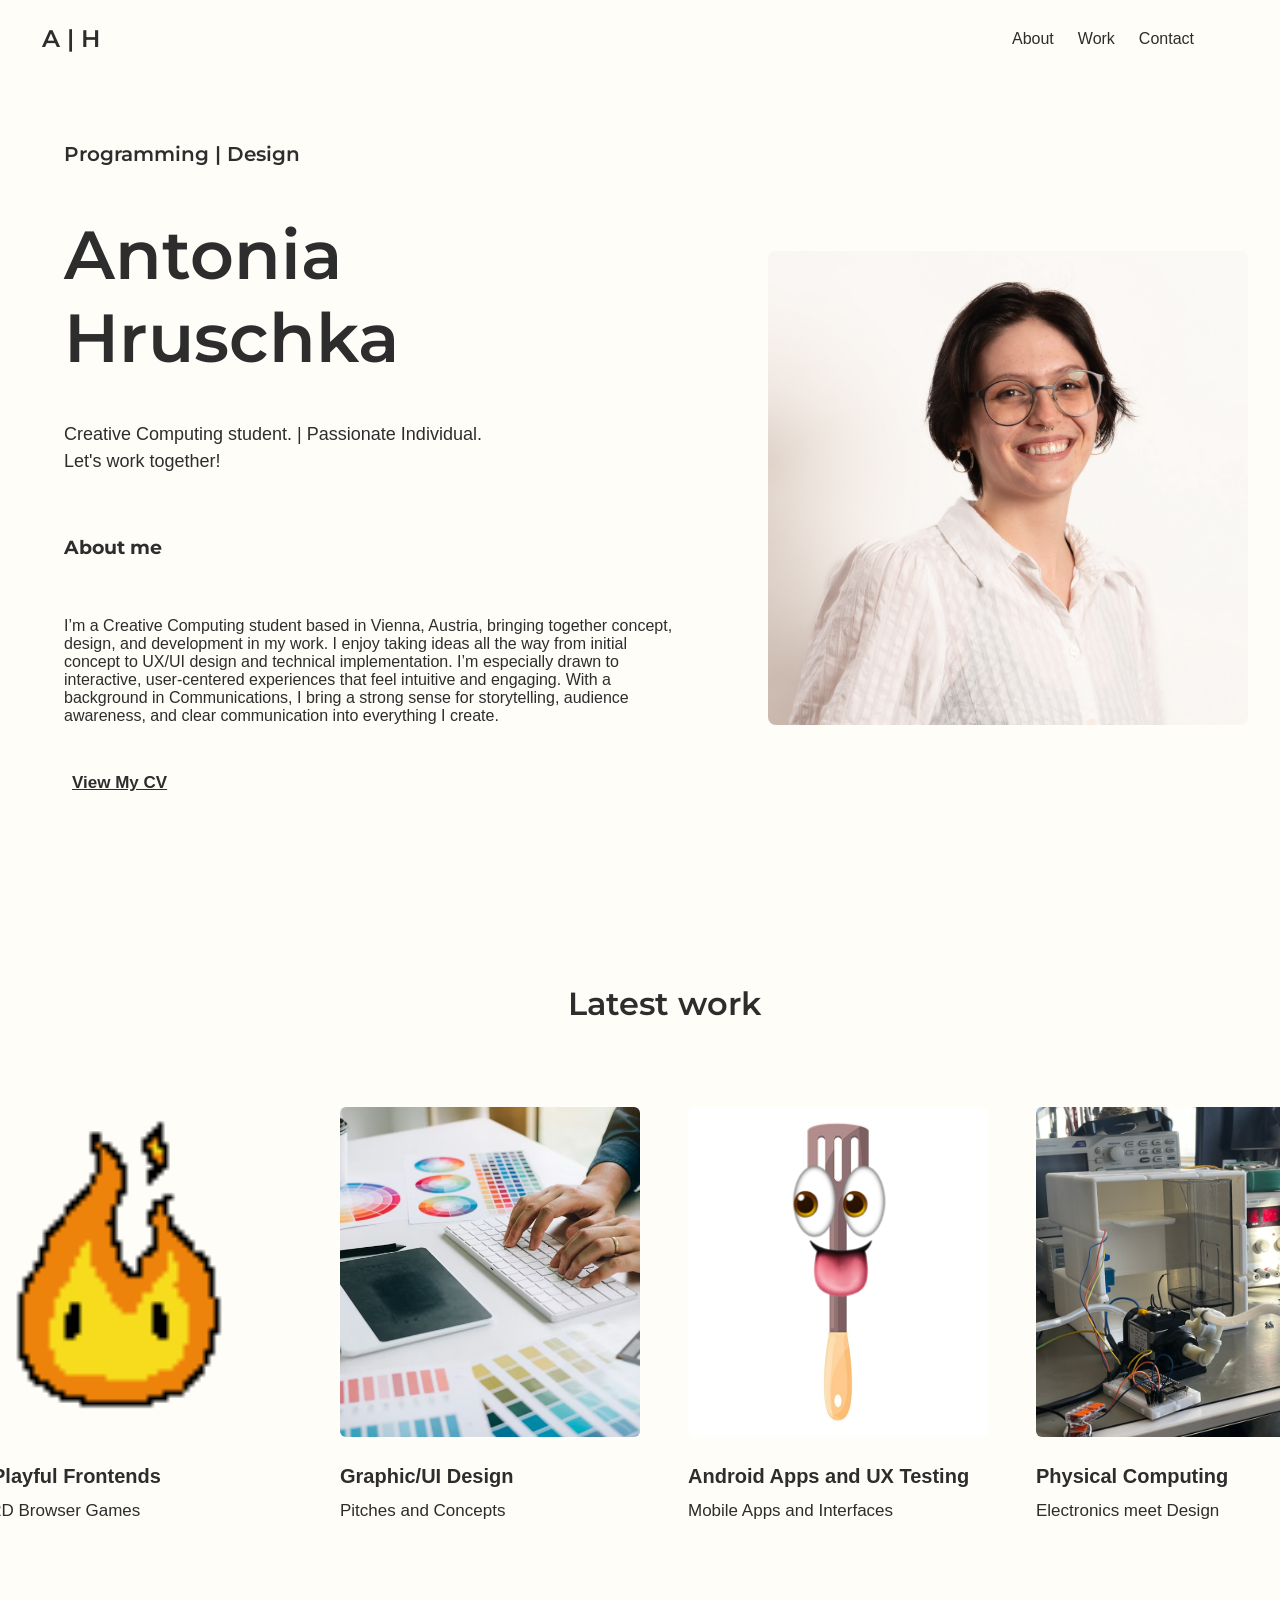
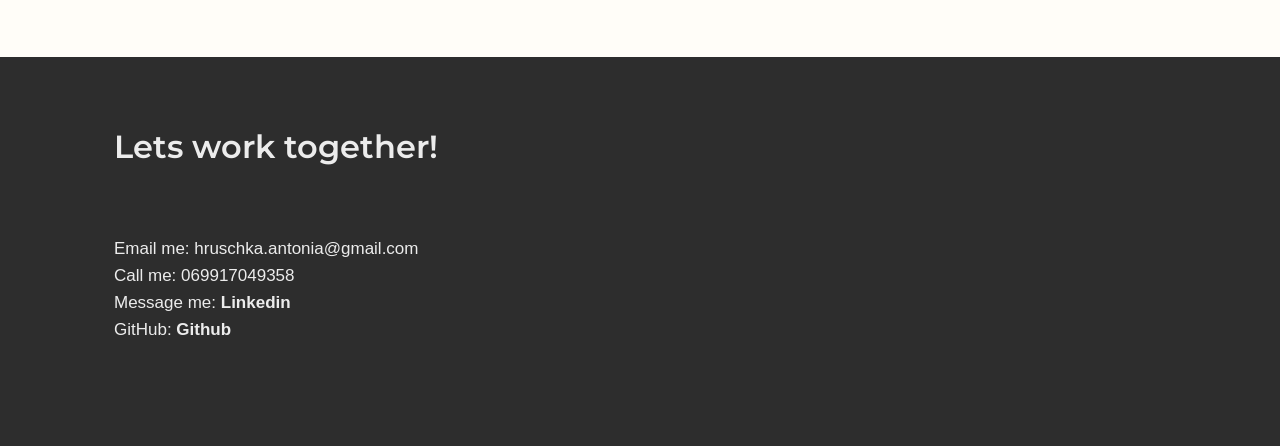
<file: index.html>
<!DOCTYPE html>
<html lang="en">
<head>
    <meta charset="UTF-8">
    <meta name="viewport" content="width=device-width, initial-scale=1.0">
    <title>Portfolio</title>
    <link rel="icon" type="image/x-icon" href="/images/favicon.ico">
    <link rel="stylesheet" href="stylesheets/style.css">
</head>

<body>
    <div class="navSection">
        <div style="width: 90vw; height: 100%; padding-left: 42px; padding-right: 42px; padding-top: 24px; padding-bottom: 24px; background-color: #FFFDF8; justify-content: space-between; align-items: center; display: inline-flex; flex-wrap: wrap; align-content: center">
            <div class="logo">
              <a href="../index.html"> A | H </a>
            </div>
            <div class="navContainer" style="justify-content: flex-end; align-items: flex-end; gap: 24px; display: flex">
              <a href="#about" class="navItems">About</a>
              <a href="#work" class="navItems">Work</a>
              <a href="#contact" class="navItems">Contact</a>
            </div>
        </div>
    </div>

    <div class="headerSection">
        <div class="header-container">
      
          <div class="header-text">
      
            <div class="header-text-content">
              <p class="header-tagline">Programming | Design</p>
              <h1 class="header-name">Antonia Hruschka</h1>
                <p class="header-description">

                Creative Computing student. | Passionate Individual. <br>
                Let's work together!
                
                <h3 id="about"">About me</h3>
                <p>
                  I’m a Creative Computing student based in Vienna, Austria, bringing together concept, design, and development in my work. 
                  I enjoy taking ideas all the way from initial concept to UX/UI design and technical implementation. 
                  I’m especially drawn to interactive, user-centered experiences that feel intuitive and engaging. With a background in Communications, I bring a strong sense for storytelling, 
                  audience awareness, and clear communication into everything I create.
                </p>
                
                <div class="header-buttons">
                  <a href="assets/Lebenslauf_Hruschka.pdf" 
                    target="_blank" 
                    class="cv-link">
                    View My CV
                  </a>
                </div>

                </p>
            </div>
          </div>
      
          <img class="header-image" src="images/toni_groß.jpg" alt="Antonia Hruschka">
      
        </div>
      </div>

    <!--<div class="container">
      <div class="about-me" id="about">
          <h2>About</h2>
          <p>I’m a Creative Computing student based in Vienna, Austria, bringing together concept, design, and development in my work. 
          I enjoy taking ideas all the way from initial concept to UX/UI design and technical implementation. 
          I’m especially drawn to interactive, user-centered experiences that feel intuitive and engaging. With a background in Communications, I bring a strong sense for storytelling, audience awareness, and clear communication into everything I create.</p>
      </div>
    </div>-->

    <div class="work" id="work">

        <div class="latestWork">
            <div class="latestWorkTitle">Latest work</div>
            <div class="workContainer" >

              <a href="./pages/work1.html" class="workLink">
                <div class="workClickable" data-version="1">
                    <img class="workImage"  style="align-self: stretch; height: 330px" src="./images/Enemy2.png"/>
                    <div class="workClickableTextContainer">
                        <div class="workClickableText">Playful Frontends</div>
                        <div class="workClickableBottomText">2D Browser Games</div>
                    </div>
                </div>
              </a>

            <a href="./pages/work2.html" class="workLink">
              <div class="workClickable" data-version="1" >
                  <img class="workImage" style="align-self: stretch; height: 330px" src="./images/graphicworkimg.avif" />
                  <div class="workClickableTextContainer">
                      <div class="workClickableText">Graphic/UI Design</div>
                      <div class="workClickableBottomText">Pitches and Concepts</div>
                  </div>
              </div>
            </a>

            <a href="./pages/work3.html" class="workLink">
              <div class="workClickable" data-version="1">
                  <img class="workImage" style="align-self: stretch; height: 330px" src="images/Flippy.png" />
                  <div class="workClickableTextContainer">
                      <div class="workClickableText">Android Apps and UX Testing</div>
                      <div class="workClickableBottomText">Mobile Apps and Interfaces</div>
                      <!--<a class="workClickableBottomText" href="https://tonihru.github.io/CCL3_WS2025/">Full Documentation for the 2026 CCL here</a>-->
                  </div>
              </div>
            </a>
            
            <!-- pages in progress -->
            <a href="./pages/work4.html" class="workLink">
                <div class="workClickable" data-version="1">
                    <img class="workImage" style="align-self: stretch; height: 330px" src="images/tui7.JPG" />
                    <div class="workClickableTextContainer">
                        <div class="workClickableText">Physical Computing</div>
                        <div class="workClickableBottomText">Electronics meet Design</div>
                    </div>
                </div>
            </a>
            
            </div>
        </div>
    </div>

    <div class="contact" id="contact">
      <div class="container">
        <div class="contact-container">
          <h2 class="contact-title">Lets work together!</h2>
      
          <div class="contact-content">
            <div class="contact-info">
              <div class="contact-text">
                <p>
                  Email me: hruschka.antonia@gmail.com <br>
                  Call me: 069917049358 <br>
                  Message me: <a href="https://www.linkedin.com/in/antonia-hruschka/">Linkedin</a> <br>
                  GitHub: <a href="https://github.com/tonihru">Github</a> <br>
                </p>
              </div>
      
              <!--<div class="social-icons">
                <div class="icon"></div>
                <div class="icon"></div>
              </div>-->
            </div>
          </div>
        </div>
      </div>
      </div>

      <script>
        function toggleCard(card) {
        card.classList.toggle("open");
        }
      </script>
</body> 
</html>
</file>
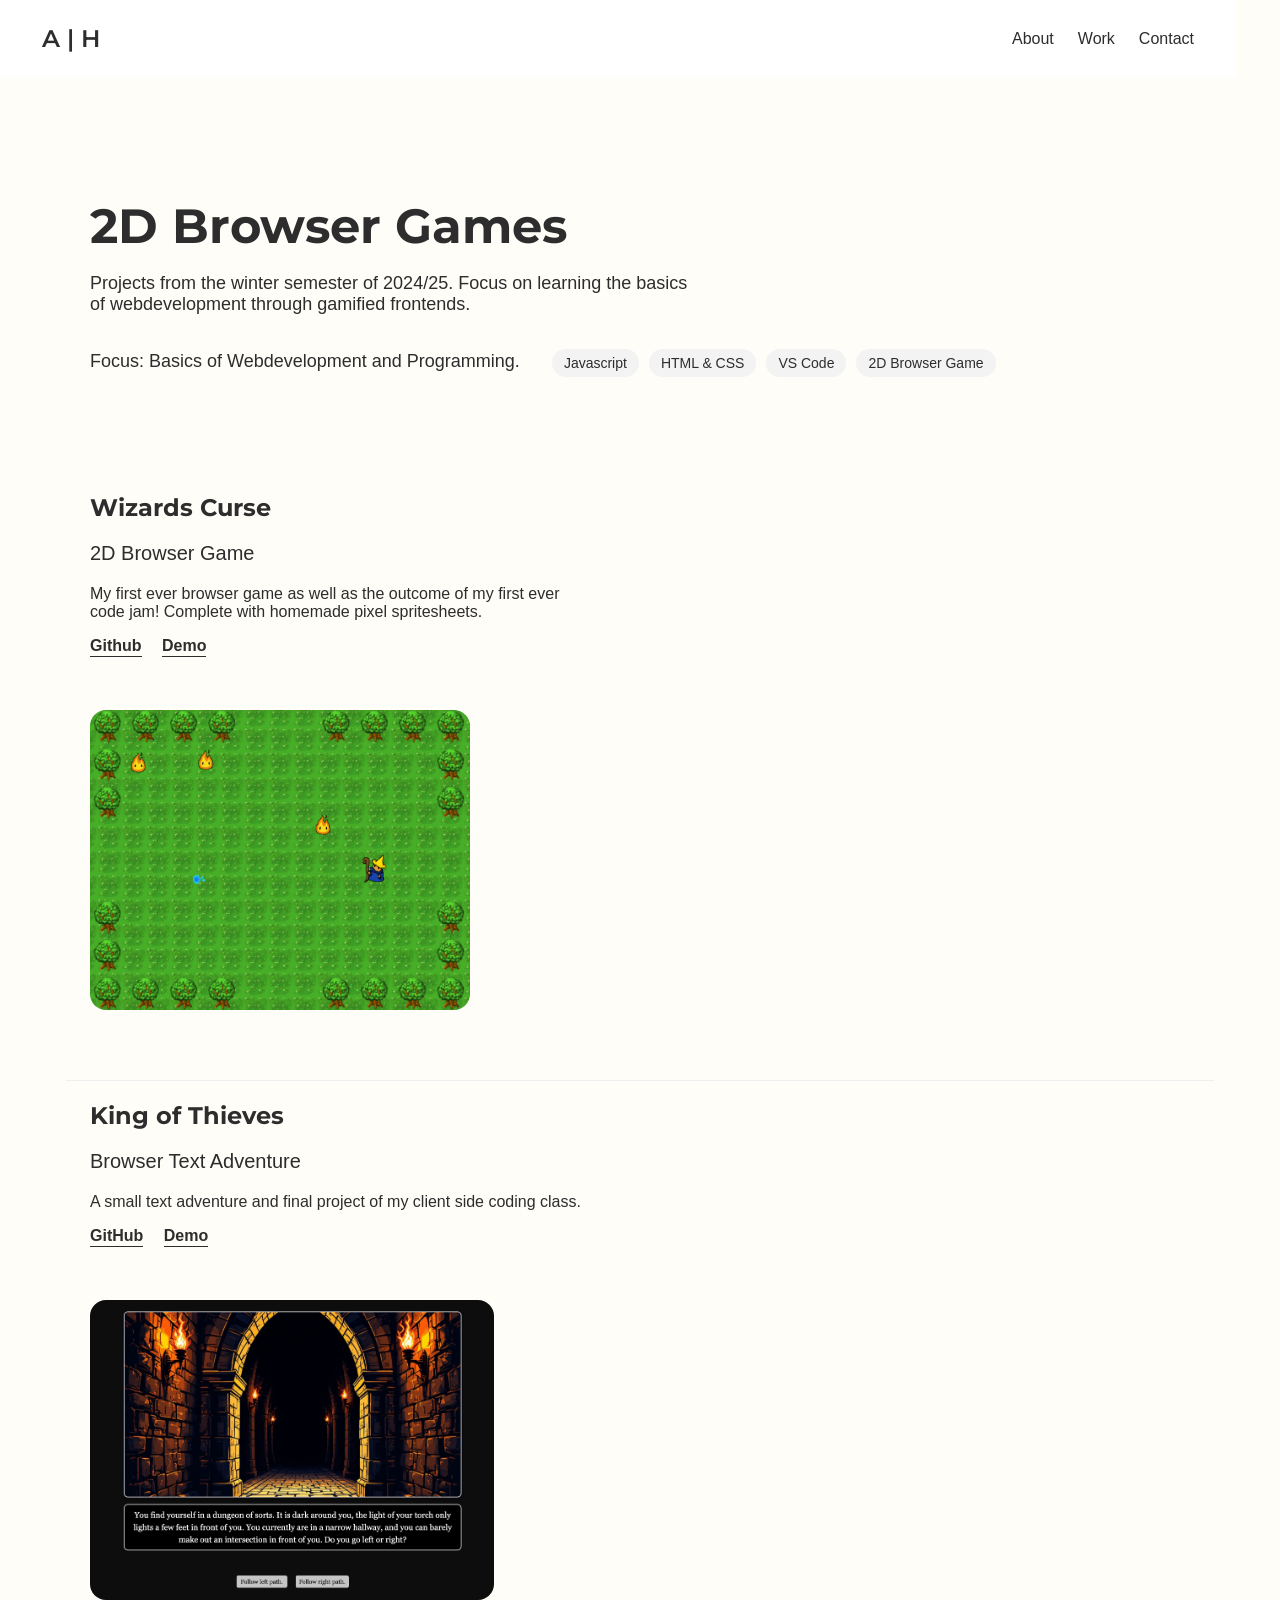
<file: pages/work1.html>
<!DOCTYPE html>
<html lang="en">
<head>
    <meta charset="UTF-8">
    <meta name="viewport" content="width=device-width, initial-scale=1.0">
    <title>Portfolio</title>
    <link rel="icon" type="image/x-icon" href="/images/favicon.ico">
    <link rel="stylesheet" href="../stylesheets/style.css">
</head>
<body>
    <div class="navSection">
        <div style="width: 90%; height: 100%; padding-left: 42px; padding-right: 42px; padding-top: 24px; padding-bottom: 24px; background: white; justify-content: space-between; align-items: center; display: inline-flex; flex-wrap: wrap; align-content: center">
            <div class="logo">
              <a href="../index.html"> A | H </a>
            </div>
            <div class="navContainer" style="justify-content: flex-end; align-items: flex-start; gap: 24px; display: flex">
                <a href="../index.html#about" class="navItems">About</a>
                <a href="../index.html#work" class="navItems">Work</a>
                <a href="../index.html#contact" class="navItems">Contact</a>
            </div>
        </div>
    </div>

    <section class="semester-hero container">
        <h1>2D Browser Games</h1>
        <p>
            Projects from the winter semester of 2024/25. Focus on learning the basics of webdevelopment through gamified frontends. 
        </p>

        <div class="semester-meta">
            <p>Focus: Basics of Webdevelopment and Programming. </p> <br/>
                <div class="project-tags">
                    <span>Javascript</span>
                    <span>HTML & CSS</span>
                    <span>VS Code</span>
                    <span>2D Browser Game</span>
                </div>
        </div>
    </section>

    <section class="project-block container">

        <div class="project-text">
            <h2>Wizards Curse</h2>
            <p class="project-subtitle">2D Browser Game</p>

            <p>
                My first ever browser game as well as the outcome of my first ever code jam! Complete with homemade pixel spritesheets.
            </p>

            <!--<div class="project-tags">
                <span>Javascript</span>
                <span>VS Code</span>
                <span>2D Browser Game</span>
            </div>-->

            <div class="project-links">
                <a href="https://github.com/tonihru/WizardsCurse">Github</a>
                <a href="https://tonihru.github.io/WizardsCurse/">Demo</a>
            </div>
        </div>

        <div class="project-image">
            <img src="../images/Wizard.png">
        </div>

    </section>

    <section class="project-block container">

    <div class="project-text">
        <h2>King of Thieves</h2>
        <p class="project-subtitle">Browser Text Adventure</p>

        <p>
            A small text adventure and final project of my client side coding class. 
        </p>

        <!--<div class="project-tags">
            <span>Javascript</span>
            <span>VS Code</span>
        </div>-->

        <div class="project-links">
        <a href="https://github.com/tonihru/CSC_Final">GitHub</a>
        <a href="https://tonihru.github.io/CSC_Final/">Demo</a>
        </div>
    </div>

    <div class="project-image">
        <img src="../images/ThievesIMG.png">
    </div>

</section>

</body>
</html>
</file>
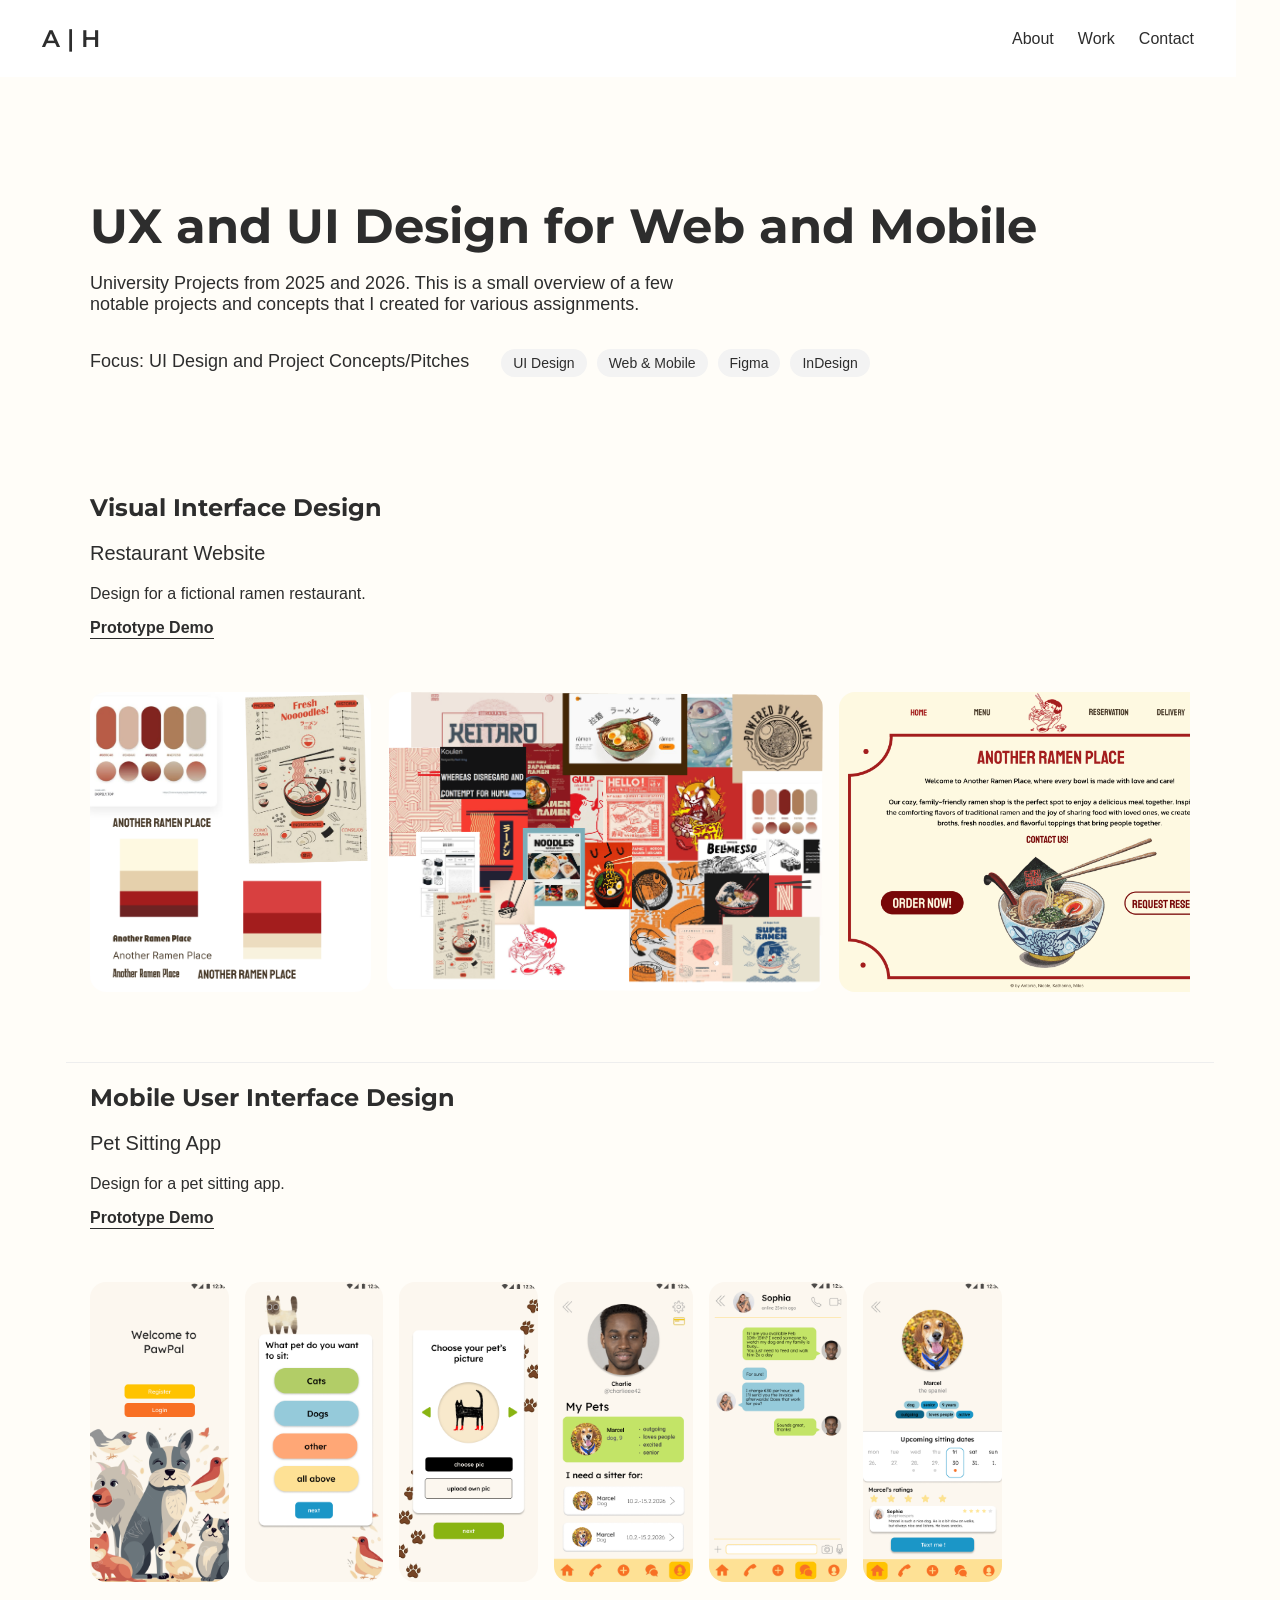
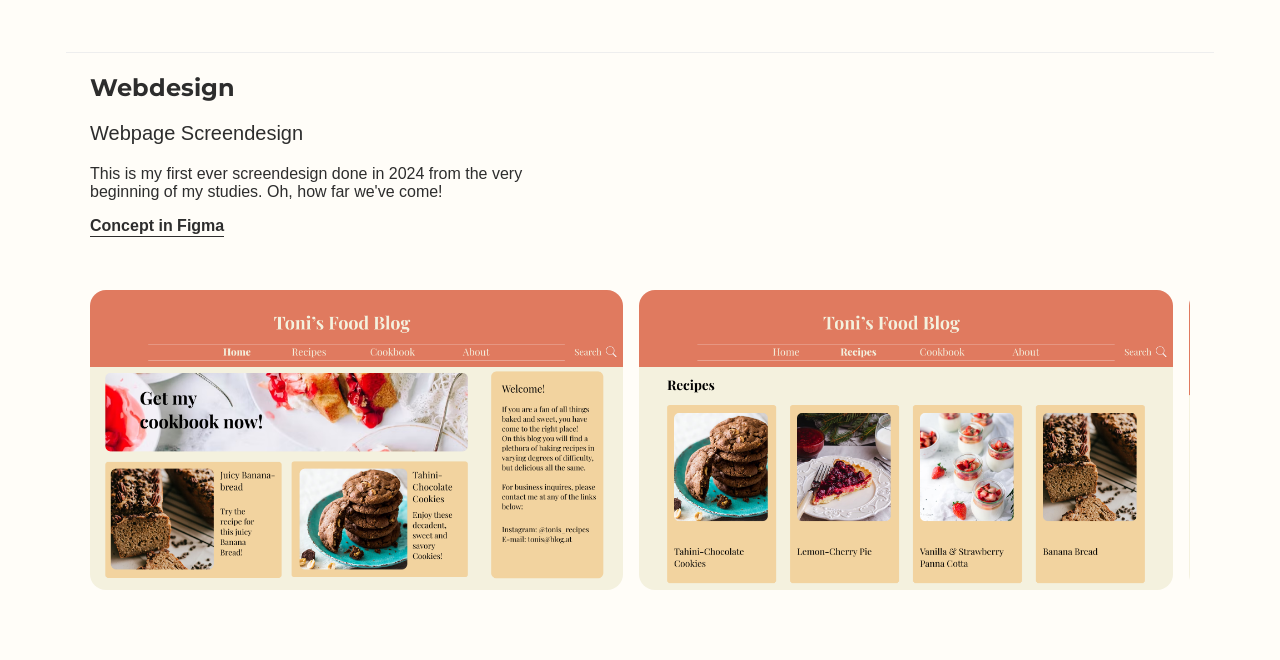
<file: pages/work2.html>
<!DOCTYPE html>
<html lang="en">
<head>
    <meta charset="UTF-8">
    <meta name="viewport" content="width=device-width, initial-scale=1.0">
    <title>Portfolio</title>
    <link rel="icon" type="image/x-icon" href="/images/favicon.ico">
    <link rel="stylesheet" href="../stylesheets/style.css">
</head>
<body>
    <div class="navSection">
        <div style="width: 90%; height: 100%; padding-left: 42px; padding-right: 42px; padding-top: 24px; padding-bottom: 24px; background: white; justify-content: space-between; align-items: center; display: inline-flex; flex-wrap: wrap; align-content: center">
            <div class="logo">
              <a href="../index.html"> A | H </a>
            </div>
            <div class="navContainer" style="justify-content: flex-end; align-items: flex-start; gap: 24px; display: flex">
                <a href="../index.html#about" class="navItems">About</a>
                <a href="../index.html#work" class="navItems">Work</a>
                <a href="../index.html#contact" class="navItems">Contact</a>
            </div>
        </div>
    </div>

    <section class="semester-hero container">
        <h1>UX and UI Design for Web and Mobile</h1>
        <p>University Projects from 2025 and 2026. This is a small overview of a few notable projects and concepts that I created for various assignments.</p>

        <div class="semester-meta">
            <p>Focus: UI Design and Project Concepts/Pitches</p> <br/>

                <div class="project-tags">
                    <span>UI Design</span>
                    <span>Web & Mobile</span>
                    <span>Figma</span>
                    <span>InDesign</span>
                </div>
        </div>
    </section>

    <section class="project-block container">

        <div class="project-text">
            <h2>Visual Interface Design</h2>
            <p class="project-subtitle">Restaurant Website</p>

            <p>
                Design for a fictional ramen restaurant. 
            </p>

            <div class="project-links">
                <a href="https://www.figma.com/proto/XvBnUJK2wbsi4CB5zttFcc/VID-Project?page-id=0%3A1&node-id=1-2&p=f&viewport=147%2C341%2C0.13&t=GWKvRmHDOGAfglys-1&scaling=min-zoom&content-scaling=fixed&starting-point-node-id=1%3A2">Prototype Demo</a>
            </div>
        </div>

        <div class="project-image">
            <img src="../images/ramentheme.png">
            <img src="../images/ramenmood.png">
            <img src="../images/ramenhomepage.png">
            <img src="../images/ramenmenu.png">
            <img src="../images/ramenreservation.png">
        </div>

    </section>

    <section class="project-block container">

        <div class="project-text">
            <h2>Mobile User Interface Design</h2>
            <p class="project-subtitle">Pet Sitting App</p>

            <p>
                Design for a pet sitting app. 
            </p>

            <div class="project-links">
                <a href="https://www.figma.com/proto/VEd8hSCzyulURd3rQ9D9QQ/MUID-%E2%80%93-App-Design-Project-%E2%80%93-Figma-Template?node-id=201-3265&t=IXPyk6wMDxmq0aVa-1">Prototype Demo</a>
            </div>
        </div>

        <div class="project-image">
                <img src="../images/pawpalstart.png">
                <img src="../images/pawpalsitterq.png">
                <img src="../images/pawpalpetpic.png">
                <img src="../images/pawpalowner.png">
                <img src="../images/pawpalsitter.png">
                <img src="../images/pawpaldogprofile.png">
        </div>
    </section>


    <section class="project-block container">

    <div class="project-text">
        <h2>Webdesign</h2>
        <p class="project-subtitle">Webpage Screendesign</p>

        <p>
            This is my first ever screendesign done in 2024 from the very beginning of my studies. Oh, how far we've come!
        </p>

        <div class="project-links">
            <a href="https://www.figma.com/design/sirh8ls8q8B2CX3kGS2NGM/IWT_Semester_Project_ScreenDesign_Hruschka?node-id=5-42&t=nVCRWuHaSQFnIqG4-1">Concept in Figma</a>
        </div>
    </div>

    <div class="project-image">
            <img src="../images/iwthome.png">
            <img src="../images/iwtrecipes.png">
            <img src="../images/iwtmobile1.png">
            <img src="../images/iwtmobile2.png">
    </div>
</section>

</body>
</html>
</file>
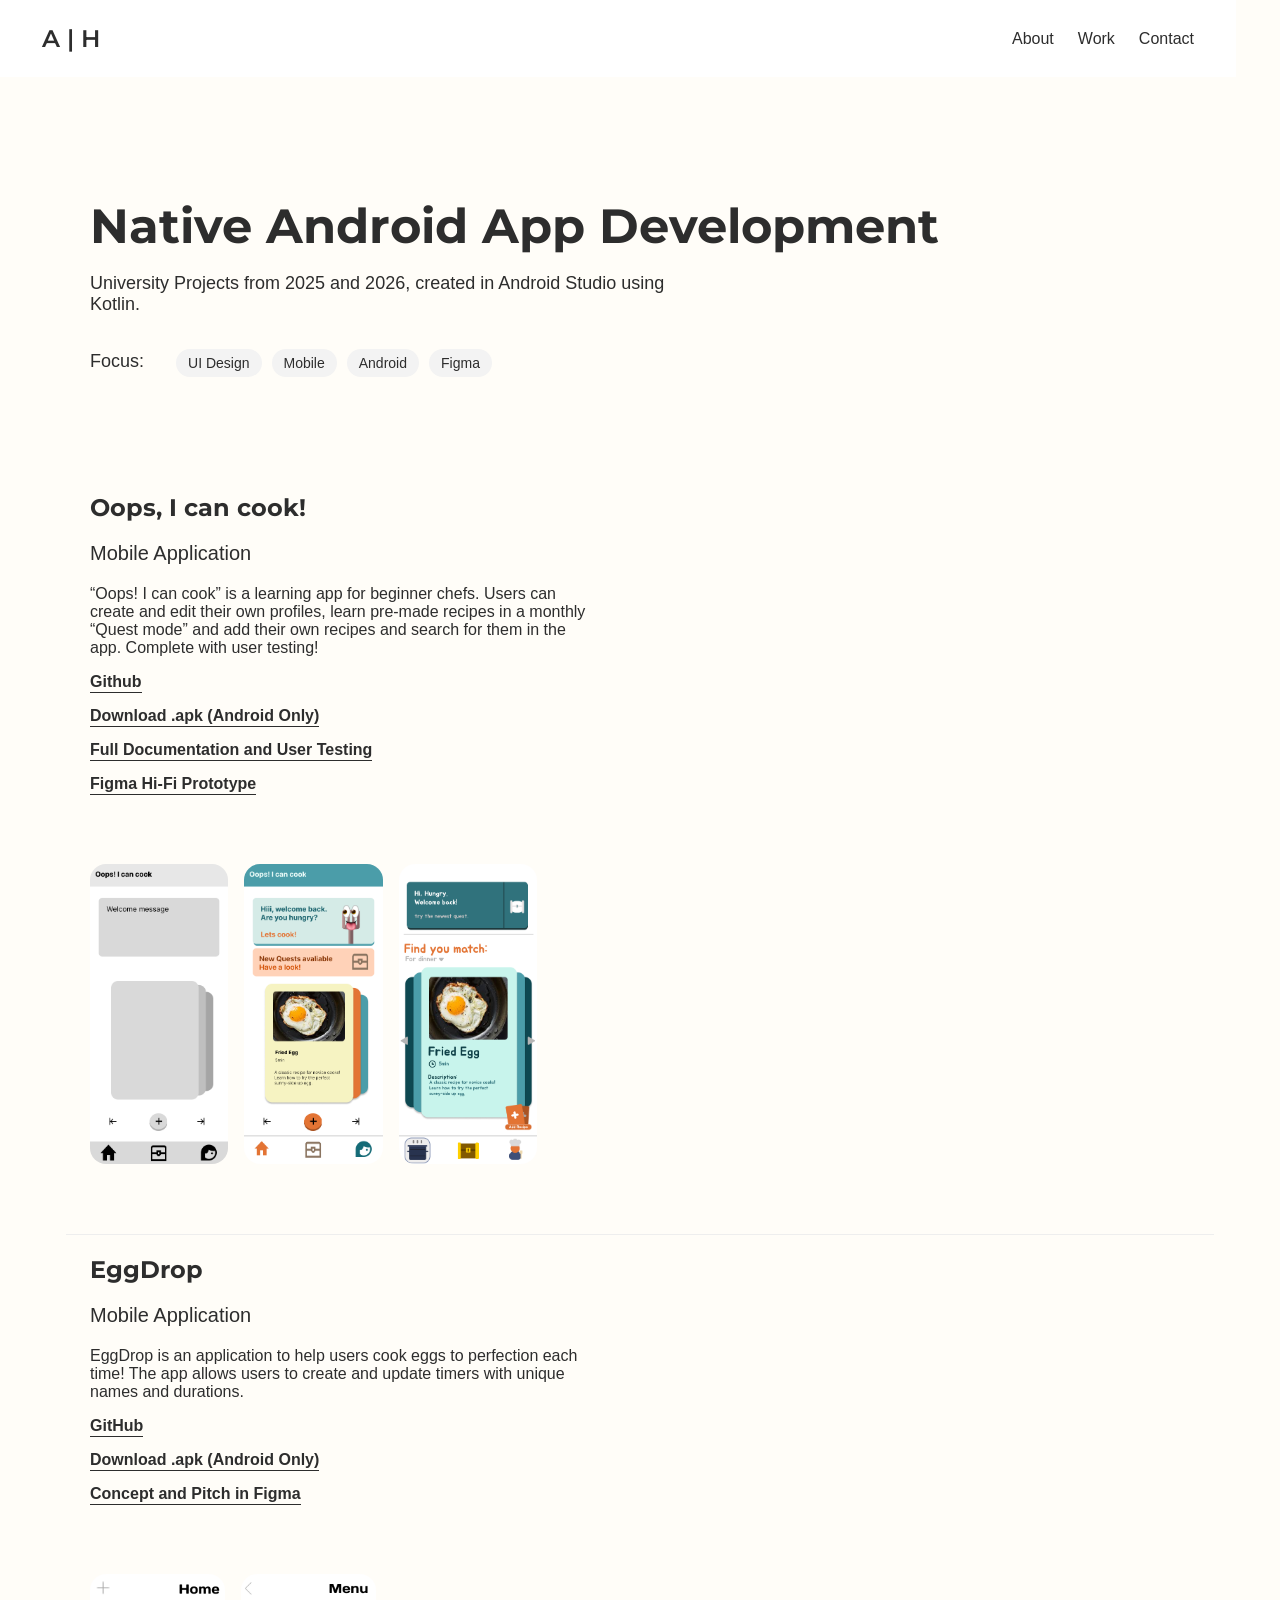
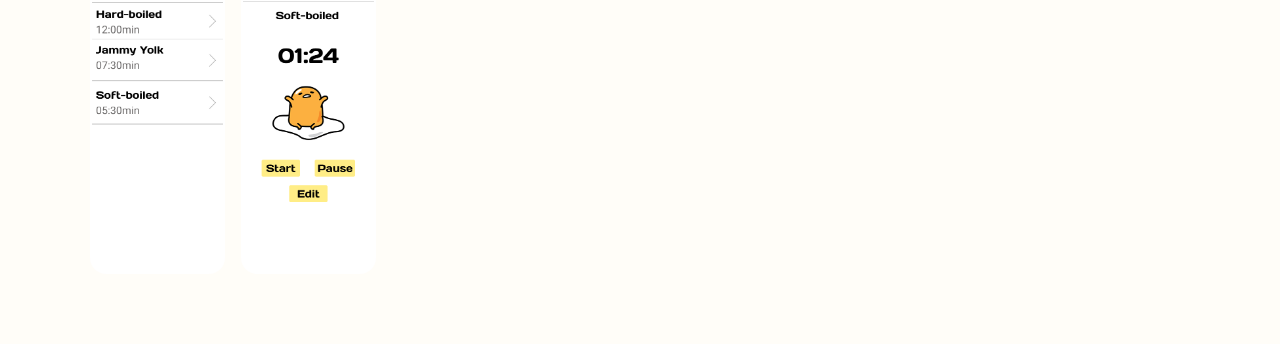
<file: pages/work3.html>
<!DOCTYPE html>
<html lang="en">
<head>
    <meta charset="UTF-8">
    <meta name="viewport" content="width=device-width, initial-scale=1.0">
    <title>Portfolio</title>
    <link rel="icon" type="image/x-icon" href="/images/favicon.ico">
    <link rel="stylesheet" href="../stylesheets/style.css">
</head>

<body>
    <div class="navSection">
        <div style="width: 90%; height: 100%; padding-left: 42px; padding-right: 42px; padding-top: 24px; padding-bottom: 24px; background: white; justify-content: space-between; align-items: center; display: inline-flex; flex-wrap: wrap; align-content: center">
            <div class="logo">
              <a href="../index.html"> A | H </a>
            </div>
            <div class="navContainer" style="justify-content: flex-end; align-items: flex-start; gap: 24px; display: flex">
                <a href="../index.html#about" class="navItems">About</a>
                <a href="../index.html#work" class="navItems">Work</a>
                <a href="../index.html#contact" class="navItems">Contact</a>
            </div>
        </div>
    </div>

    <section class="semester-hero container">
        <h1>Native Android App Development</h1>
        <p>University Projects from 2025 and 2026, created in Android Studio using Kotlin.</p>

        <div class="semester-meta">
            <p>Focus: </p> <br/>

                <div class="project-tags">
                    <span>UI Design</span>
                    <span>Mobile</span>
                    <span>Android</span>
                    <span>Figma</span>
                </div>
        </div>
    </section>

    <section class="project-block container">

        <div class="project-text">
            <h2>Oops, I can cook!</h2>
            <p class="project-subtitle">Mobile Application</p>

            <p>
                “Oops! I can cook” is a learning app for beginner chefs. Users can create and edit their own profiles,  learn pre-made recipes in a monthly “Quest mode” and add their own recipes and search for them in the app.
                Complete with user testing!
            </p>


            <div class="project-links">
                <p><a href="https://github.com/tonihru/CCL3_WS2025">Github</a></p>
                <p><a href="https://github.com/tonihru/CCL3_WS2025/releases/tag/CCL3">Download .apk (Android Only)</a></p>
                <p><a href="https://tonihru.github.io/CCL3_WS2025/">Full Documentation and User Testing</a></p>
                <p><a href="https://www.figma.com/proto/f5kmf9qPA9E0VyJapWmWkS/CCL3?node-id=10-197&t=x7hquFI1yZsBoS5X-1">Figma Hi-Fi Prototype</a></p>
            </div>
        </div>

        <div class="project-image">
            <img src="../images/ccl3home.png">
            <img src="../images/ccl3hifihome.png">
            <img src="../images/ccl3final.png">
        </div>

    </section>

    <section class="project-block container">

        <div class="project-text">
            <h2>EggDrop</h2>
            <p class="project-subtitle">Mobile Application</p>

            <p>
                EggDrop is an application to help users cook eggs to perfection each time!
                The app allows users to create and update timers with unique names and durations.  
            </p>


            <div class="project-links">
                <p><a href="https://github.com/tonihru/EggDrop">GitHub</a></p>
                <p><a href="https://drive.google.com/file/d/1OnLBjC6cd-22SfW1WJtAyAIybjdf5fHP/view?usp=drive_link">Download .apk (Android Only)</a></p>
                <p><a href="https://www.figma.com/design/bhZa1gOd9Ev2eOn47ZOFIO/Egg-timer-Project?node-id=0-1&t=qpheJgUX1Hj3W01O-1">Concept and Pitch in Figma</a></p>
            </div>
        </div>

        <div class="project-image">
            <img src="../images/eggdropconcept.png">
            <img src="../images/eggdropconcept2.png">
        </div>

    </section>


</body>
</html>
</file>
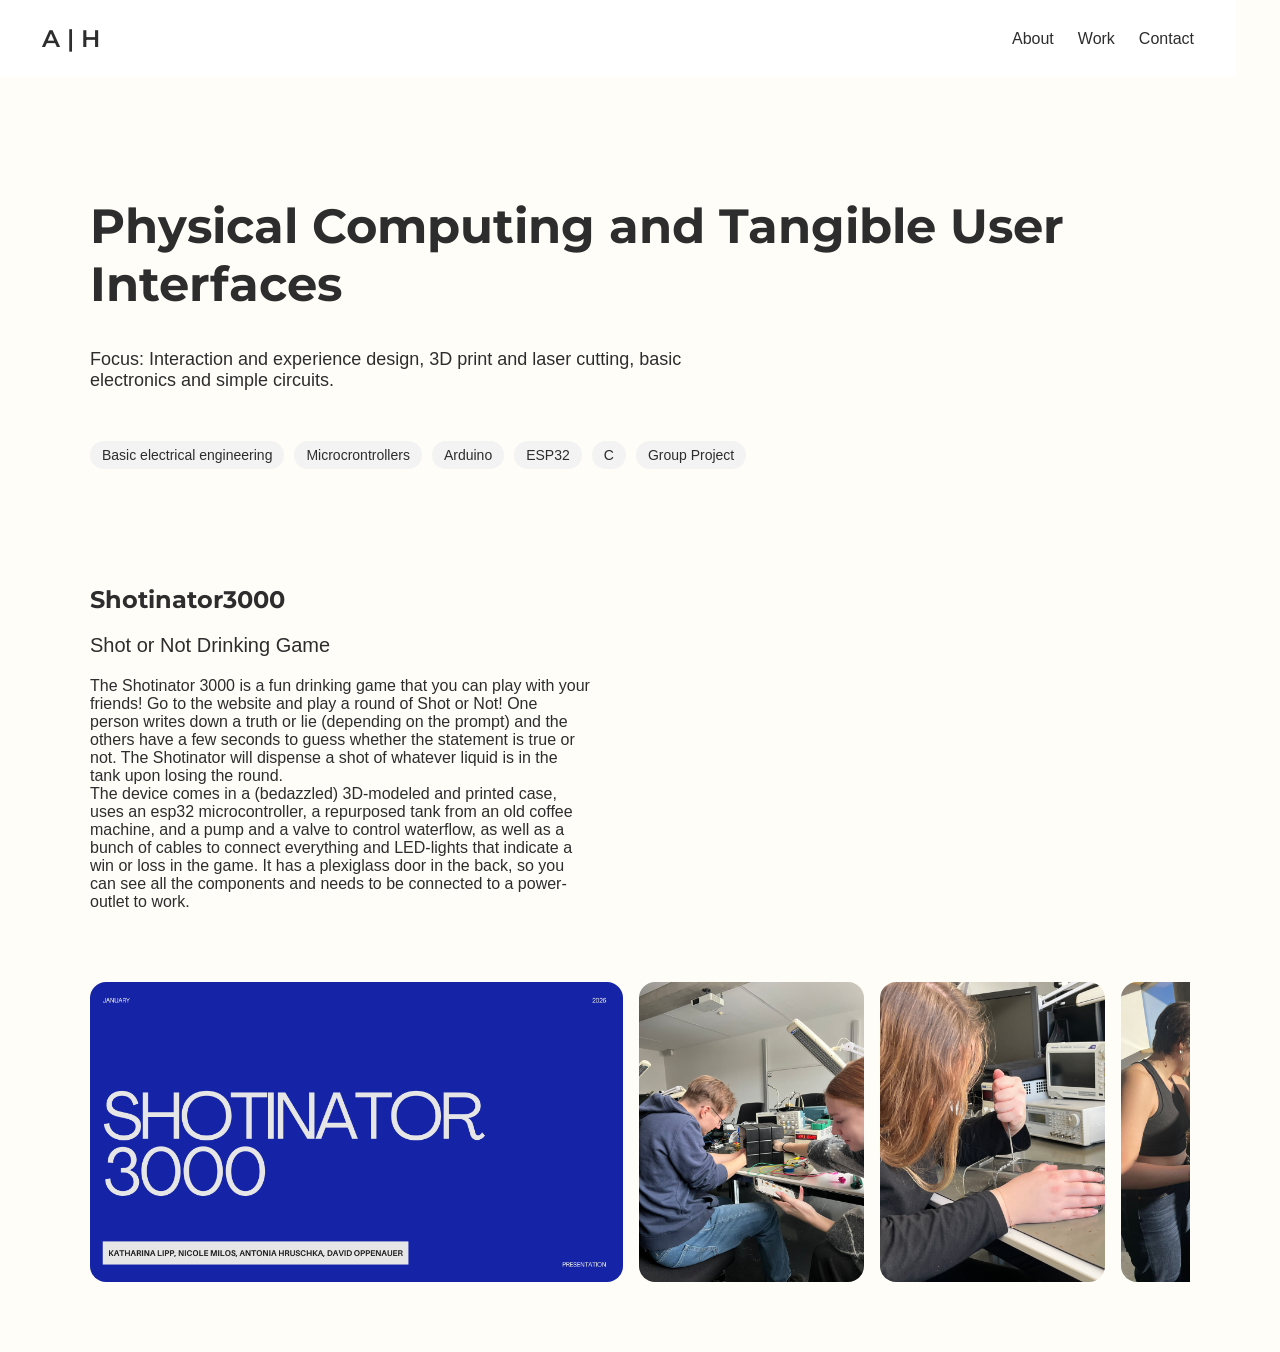
<file: pages/work4.html>
<!DOCTYPE html>
<html lang="en">
<head>
    <meta charset="UTF-8">
    <meta name="viewport" content="width=device-width, initial-scale=1.0">
    <title>Portfolio</title>
    <link rel="icon" type="image/x-icon" href="/images/favicon.ico">
    <link rel="stylesheet" href="../stylesheets/style.css">
</head>
<body>
    <div class="navSection">
        <div style="width: 90%; height: 100%; padding-left: 42px; padding-right: 42px; padding-top: 24px; padding-bottom: 24px; background: white; justify-content: space-between; align-items: center; display: inline-flex; flex-wrap: wrap; align-content: center">
            <div class="logo">
              <a href="../index.html"> A | H </a>
            </div>
            <div class="navContainer" style="justify-content: flex-end; align-items: flex-start; gap: 24px; display: flex">
                <a href="../index.html#about" class="navItems">About</a>
                <a href="../index.html#work" class="navItems">Work</a>
                <a href="../index.html#contact" class="navItems">Contact</a>
            </div>
        </div>
    </div>

     <section class="semester-hero container">
        <h1>Physical Computing and Tangible User Interfaces</h1>
        <p></p>

        <div class="semester-meta">
            <p>Focus: Interaction and experience design, 3D print and laser cutting, basic electronics and simple circuits.</p> <br/>

                <div class="project-tags">
                    <span>Basic electrical engineering</span>
                    <span>Microcrontrollers</span>
                    <span>Arduino</span>
                    <span>ESP32</span>
                    <span>C</span>
                    <span>Group Project</span>
                </div>
        </div>
    </section>

    <section class="project-block container">

        <div class="project-text">
            <h2>Shotinator3000</h2>
            <p class="project-subtitle">Shot or Not Drinking Game</p>

            <p>
                The Shotinator 3000 is a fun drinking game that you can play with your friends! 
                Go to the website and play a round of Shot or Not! One person writes down a truth or lie (depending on the prompt) and the others have a few seconds to guess whether the statement is true or not. 
                The Shotinator will dispense a shot of whatever liquid is in the tank upon losing the round. </br> 
                The device comes in a (bedazzled) 3D-modeled and printed case, uses an esp32 microcontroller, a repurposed tank from an old coffee machine, and a pump and a valve to control waterflow, as well as a bunch of cables to connect everything and LED-lights that indicate a win or loss in the game. 
                It has a plexiglass door in the back, so you can see all the components and needs to be connected to a power-outlet to work.
            </p>
        </div>

        <div class="project-image">
            <img src="../images/tuipres.png">
            <img src="../images/tui1.jpeg">
            <img src="../images/tui9.JPG">
            <img src="../images/tui2.jpeg">
            <img src="../images/tui3.jpeg">
            <img src="../images/tui4.jpeg">
            <img src="../images/tui5.JPG">
            <img src="../images/tui6.jpeg">
            <img src="../images/tui7.JPG">
            <img src="../images/tui8.png">
        </div>

    </section>
</body>
</html>
</file>
<file: stylesheets/style.css>
@font-face {
    font-family: "Montserrat";
    src: url("../assets/fonts/Montserrat-VariableFont_wght.ttf");
}

@font-face {
    font-family: "EricaOne";
    src: url('../assets/fonts/EricaOne-Regular.ttf');
}

html {
    scroll-behavior: smooth;
  }

body {
    margin: 0;
    font-family: Epilogue, sans-serif;
    color: #2D2D2D;
    background-color: #FFFDF8;
}

section {
    padding: 80px 0;
}

a {
    text-decoration: none;
    padding-top: 2%;
    padding-bottom: 2%;
    color: #2D2D2D;
}

a:hover {
    text-decoration: underline;
    border: 1px solid #2D2D2D;
    border-radius: 25px;
    padding: 8px;
    box-shadow: 0 8px 16px rgba(0,0,0,0.12);
}

h1, h2, h3 {
  font-family: Montserrat, sans-serif;
}

/* GENERAL CONTAINER */

.container {
    max-width: 1100px;
    margin: auto;
    padding: 0 24px;
}

/* MOBILE RESPONSIVE */

@media (max-width: 768px) {
    
    .project-hero {
        flex-direction: column;
    }
    
    .project-hero h1 {
        font-size: 36px;
    }
    
}

.button {
    background: #2D2D2D;
    color: white;
    padding: 16px 40px;
    text-decoration: none;
    display: inline-block;
    border-radius: 4px;
}

/* NAV SECTION */

.navItems {
    position: sticky;
    font-family: Epilogue, sans-serif;
    color: #2D2D2D;
}

.logo{
    position: sticky;
    font-family: Montserrat, sans-serif;
    font-weight: 600;
    font-size: x-large;
    color: black;
}


/* HEADER SECTION */

.headerSection {
    width: 100%;
    background-color: #FFFDF8;
  }
  
  .header-container {
    width: 100%;
    padding: 42px 24px;
    display: flex;
    justify-content: center;
    align-items: center;
    flex-wrap: wrap;
    gap: 68px;
  }
  
  .header-text {
    flex: 1 1 0;
    max-width: 620px;
    min-width: 320px;
    display: flex;
    flex-direction: column;
    gap: 48px;
  }
  
  .header-text-content {
    display: flex;
    flex-direction: column;
    gap: 24px;
  }
  
  .header-tagline {
    font-size: 20px;
    font-weight: 600;
    line-height: 30px;
    color: #2D2D2D;
    font-family: Montserrat, sans-serif;
  }
  
  .header-name {
    font-size: clamp(36px, 6vw, 68px);
    font-weight: 600;
    color: #2D2D2D;
    font-family: Montserrat, sans-serif;
    margin: 0;
  }

  .header-description {
    font-size: 18px;
    line-height: 27px;
    color: #2D2D2D;
    font-family: Epilogue, sans-serif;
  }
  
  /* BUTTONS */
  
  .header-buttons {
    display: flex;
    align-items: center;
    gap: 24px;
    flex-wrap: wrap;
  }
  
  .cv-link {
    font-size: 17px;
    font-family: Epilogue, sans-serif;
    font-weight: bolder;
    text-decoration: underline;
    color: #2D2D2D;
    padding: 8px;
  }


  /* RIGHT SIDE IMAGE */
  
  .header-image {
    flex: 1 1 0;
    max-width: 480px;
    min-width: 320px;
    width: 100%;
    height: auto;
    object-fit: cover;
    border-radius: 24px;
    /* border: 1px solid #2D2D2D; */
    padding: 16px;
  }

/* ABOUT ME SECTION*/
  .about-me {
    width: 80%;
    padding-top: 5%;
    border-top: 1px solid #a5a5a5;
    border-radius: 1px;
    font-size: large;
  }

  .about-me p{
    display: inline-block;
    align-items: flex-start;
  }

/* WORK SECTION */
.work {
    display: flex;
    padding: 42px 24px;
    flex-direction: column;
    align-items: center;
    gap: 42px;
    align-self: stretch;
    background-color: #FFFDF8;
}

.work{
    justify-content: flex-end; 
    align-items: flex-start; 
    gap: 24px; 
    display: flex
}

.latestWork {
    width: 100%; 
    height: 100%; 
    padding-left: 24px; 
    padding-right: 24px; 
    padding-top: 42px; 
    padding-bottom: 42px; 
    background-color: #FFFDF8;
    overflow: visible; 
    flex-direction: column; 
    justify-content: flex-start; 
    align-items: center; 
    gap: 42px; 
    display: inline-flex;
}

.latestWorkTitle {
    text-align: center; 
    color: #2D2D2D; 
    font-size: 32px; 
    font-family: Montserrat, sans-serif;
    font-weight: 600; 
    line-height: 42px; 
    word-wrap: break-word;
}

.workContainer {
    display: flex;
    gap: 24px;
    padding-bottom: 10px;
    background-color: #FFFDF8;
}

.workClickable {
  min-width: 300px;   
  max-width: 300px;
  flex-shrink: 0;

  display: flex;
  flex-direction: column;
  gap: 12px;

  padding: 12px;
  background-color: #FFFDF8;

  overflow-x: auto;
  transition: transform 0.25s ease, box-shadow 0.25s ease;
  scroll-snap-align: start;
}

.workClickable:hover {
  transform: translateY(-3px);
}

.workClickableTextContainer {
    display: flex;
    flex-direction: column;
    gap: 6px;
    margin-top: 12px;
}

.workClickableText {
    align-self: stretch; 
    color: #2D2D2D; 
    font-size: 20px; 
    font-family: Epilogue, sans-serif; 
    font-weight: 600; 
    line-height: 30px; 
    word-wrap: break-word;
}

.workClickableBottomText {
    align-self: stretch; 
    color: #2D2D2D; 
    font-size: 17px; 
    font-family: Epilogue, sans-serif; 
    font-weight: 400; 
    line-height: 27px; 
    word-wrap: break-word;
}

.workImage {
  width: 100%;
  height: 200px;
  object-fit: cover;
  border-radius: 6px;
}

.workLink {
    text-decoration: none;
    color: inherit;
    display: block;
}

.workLink:hover {
    cursor: pointer;
}

.workContainer::-webkit-scrollbar {
  height: 6px;
}

.workContainer::-webkit-scrollbar-thumb {
  background: #ccc;
  border-radius: 10px;
}

/* CONTACT SECTION */

.contact {
    width: 100vw;
    background: #2D2D2D;
  }
  
  .contact-container {
    padding: 42px 24px 86px 24px;
    display: flex;
    flex-direction: column;
    gap: 24px;
  }
  
  .contact-title {
    font-size: 32px;
    font-weight: 600;
    line-height: 42px;
    color: #ececec;
    font-family: Montserrat, sans-serif;
  }
  
  .contact-content {
    display: flex;
    flex-wrap: wrap;
    gap: 142px;
  }
  
  /* LEFT SIDE */
  
  .contact-info {
    flex: 1 1 0;
    min-width: 320px;
    display: flex;
    flex-direction: column;
    gap: 42px;
  }
  
  .contact-text p {
    font-size: 17px;
    line-height: 27px;
    color: #ececec;
    font-family: Epilogue, sans-serif;
  }

  .contact-text a {
    font-size: 17px;
    line-height: 27px;
    font-weight: 800;
    color: #ececec;
    font-family: Epilogue, sans-serif;
  }
  
  .social-icons {
    display: flex;
    gap: 24px;
  }
  
  .icon {
    width: 36px;
    height: 36px;
    background: black;
  }

  /* PROJECT HERO */

.project-hero {
    display: flex;
    gap: 60px;
    padding: 80px 24px;
    flex-wrap: wrap;
    align-items: center;
}

.project-hero-content {
    flex: 1;
    min-width: 320px;
    max-width: 600px;
}

.project-hero h1 {
    font-size: 48px;
    margin-bottom: 10px;
}

.project-subtitle {
    font-size: 20px;
    margin-bottom: 20px;
}

.project-meta {
    display: flex;
    gap: 20px;
    flex-wrap: wrap;
    font-size: 14px;
    margin-bottom: 20px;
}

.project-description {
    margin-bottom: 24px;
}

.project-links a {
    margin-right: 16px;
    text-decoration: none;
    font-weight: 600;
}

.project-hero-image {
    max-width: 500px;
    width: 100%;
    border-radius: 8px;
}

/* PROJECT GALLERY */

.project-gallery {
    padding: 80px 24px;
}

.gallery-grid {
    display: grid;
    grid-template-columns: repeat(auto-fit, minmax(240px,1fr));
    gap: 24px;
    margin-top: 30px;
}

.gallery-grid img {
    width: 100%;
    border-radius: 8px;
}

/* PROJECT DETAILS */

.project-details {
    padding: 80px 24px;
    max-width: 900px;
    margin: auto;
}

.detail-block {
    margin-bottom: 40px;
}

.detail-block h3 {
    margin-bottom: 10px;
}

.semester-hero {
  padding: 80px 24px;
}

.semester-hero h1 {
  font-size: 48px;
  margin-bottom: 10px;
}

.semester-hero p {
  font-size: 18px;
  max-width: 600px;
}

.semester-meta {
  display: flex;
  gap: 16px;
  margin-top: 16px;
  flex-wrap: wrap;
}


/* PROJECT BLOCK */

.project-block {
  border-bottom: 1px solid #eee;
  padding-bottom: 60px;
}

.project-block:last-child {
  border-bottom: none;
}

.project-text {
  flex: 1;
  min-width: 300px;
  max-width: 500px;
}

.project-image img {
  width: 100%;
  border-radius: 8px;
}

.project-tags {
  display: flex;
  gap: 10px;
  margin: 16px 0;
}

.project-tags span {
  background: #f3f3f3;
  padding: 6px 12px;
  font-size: 14px;
  border-radius: 20px;
}

.project-links a {
  margin-right: 16px;
  font-weight: 600;
  color: #2D2D2D;
  border-bottom: 1px solid #2D2D2D;
  padding-bottom: 2px;
}

.project-links a:hover {
  opacity: 0.7;
}

.project-image {
  flex: 1;
  display: flex;
  min-width: 300px;
  gap: 16px;
  overflow-x: auto;
  padding-top: 5%;
  padding-bottom: 10px;
  scroll-snap-type: x mandatory;
}

/* images inside */
.project-image img {
  height: 300px;
  width: auto;
  border-radius: 16px;
  flex-shrink: 0;
  scroll-snap-align: start;
}

.project-image img:hover {
  transform: scale(1.01);
}

/* ALTERNATING LAYOUT */

.project-block:nth-child(even) {
  flex-direction: row-reverse;
}
</file>
